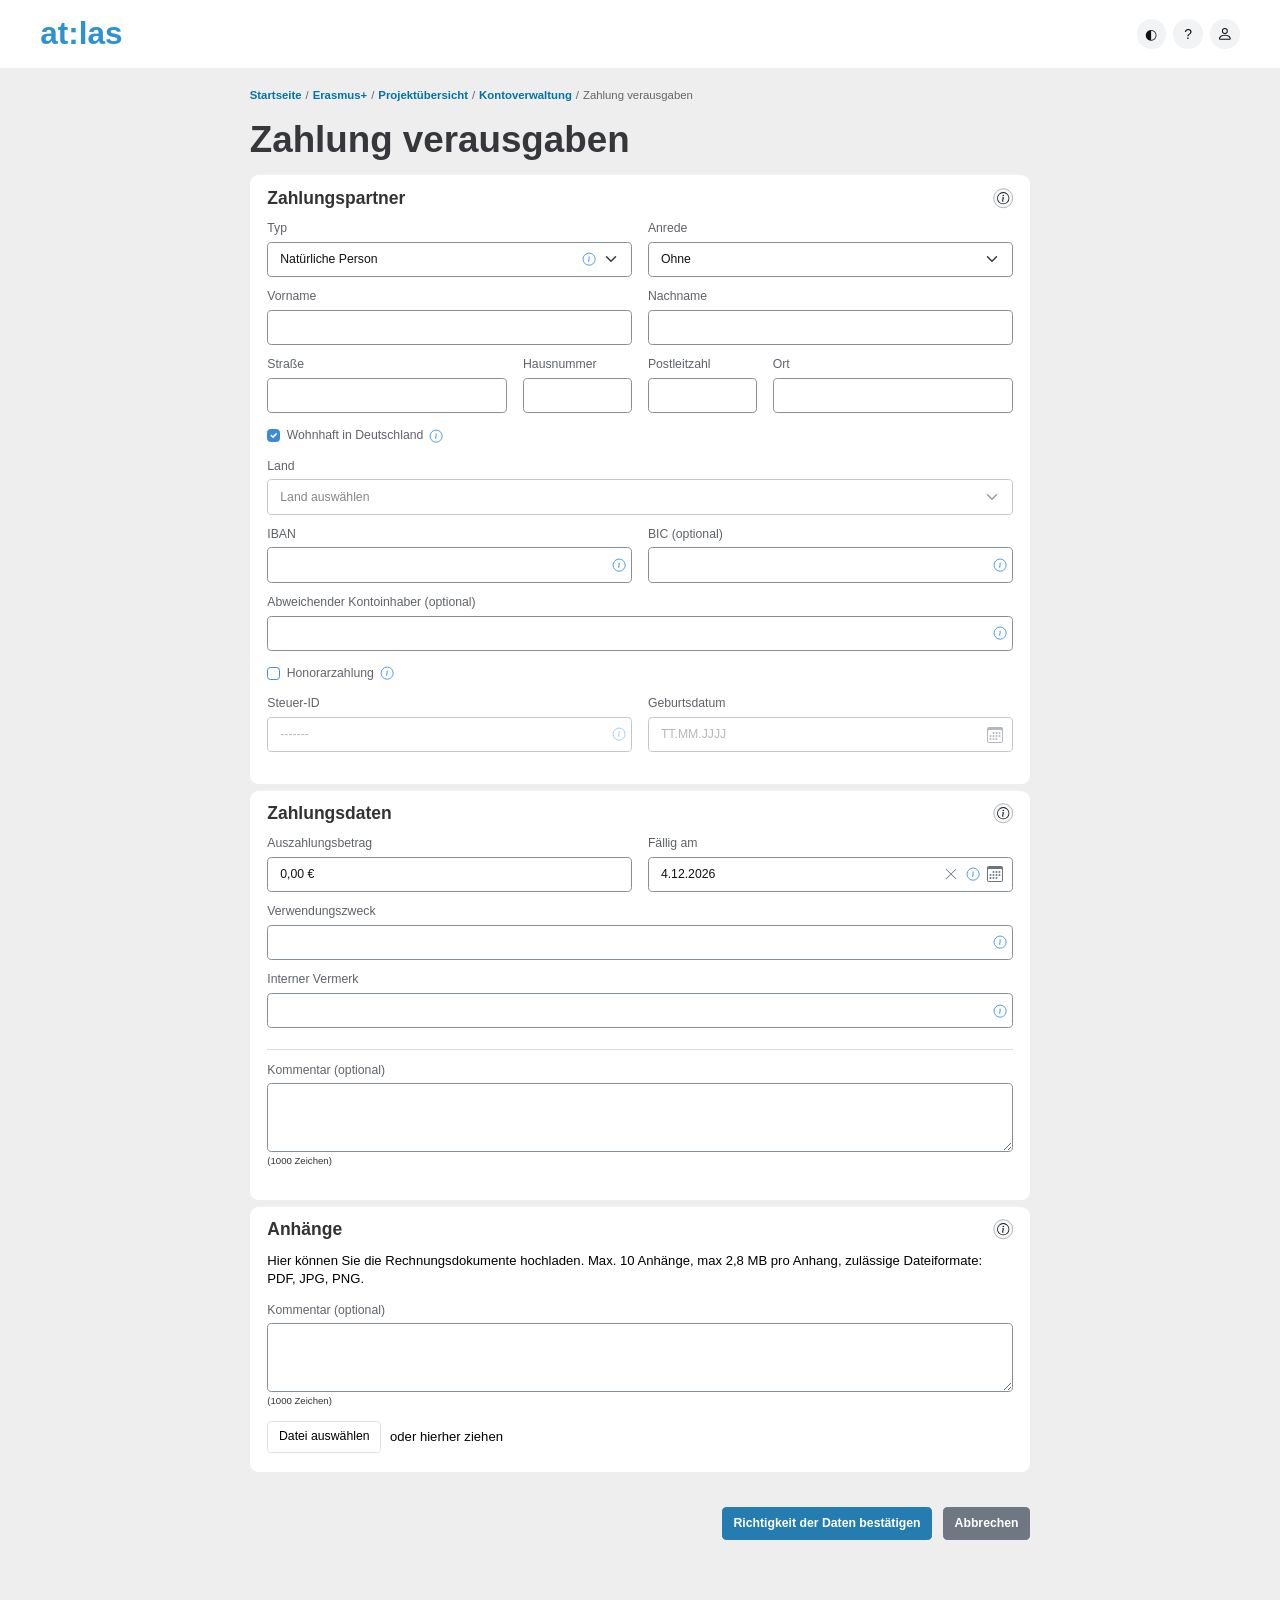
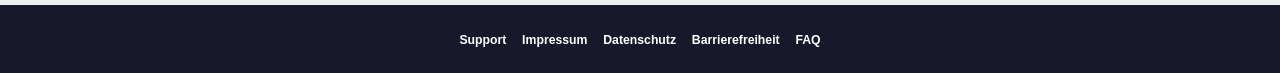
<file: index.html>
<!DOCTYPE html>
<html lang="de">
<head>
    <meta charset="UTF-8">
    <meta name="viewport" content="width=device-width, initial-scale=1.0">
    <title>Hilfesystem - Zahlung verausgaben</title>
    <meta name="theme-color" content="#ffffff">
    <!-- Baseline-Variante für den Usability-/Eye-Tracking-Vergleich (TF2):
         ?variante=baseline setzt die Klasse VOR dem ersten Rendern (kein
         Aufblitzen der Hilfesystem-Icons), style.css blendet darüber alle
         Hilfesystem-Elemente aus, script.js instanziiert HelpSystem dort
         gar nicht erst. Gleiche Dateien, keine Duplikate. -->
    <script>
        if (new URLSearchParams(location.search).get('variante') === 'baseline') {
            document.documentElement.classList.add('baseline');
        }
    </script>
    <!-- Bootstrap 5.3.3 lokal statt CDN: Nutzertest läuft ohne Internet
         (Datei unverändert, SHA-384 = offizieller SRI-Hash). -->
    <link rel="stylesheet" href="vendor/bootstrap.min.css">
    <link rel="stylesheet" href="style.css">
</head>
<body>
    <a class="skip-link" href="#main-content">Zum Hauptinhalt springen</a>
    <div class="app-container">
        <!-- Header -->
        <header class="header navbar">
            <a href="#" class="logo" aria-label="at:las – zur Startseite">at:las</a>
            <div class="header-icons">
                <button class="icon-button" aria-label="Darstellung umschalten">◐</button>
                <button class="icon-button" aria-label="Dokumentation zum Fachverfahren">?</button>
                <button class="icon-button" aria-label="Benutzerkonto">
                    <svg width="16" height="16" viewBox="0 0 16 16" fill="currentColor" aria-hidden="true">
                        <path d="M8 8a3 3 0 1 0 0-6 3 3 0 0 0 0 6m2-3a2 2 0 1 1-4 0 2 2 0 0 1 4 0m4 8c0 1-1 1-1 1H3s-1 0-1-1 1-4 6-4 6 3 6 4m-1-.004c-.001-.246-.154-.986-.832-1.664C11.516 10.68 10.289 10 8 10s-3.516.68-4.168 1.332c-.678.678-.83 1.418-.832 1.664z"/>
                    </svg>
                </button>
            </div>
        </header>

        <div class="main-wrapper">
            <!-- Main Content -->
            <main class="main-content" id="main-content" tabindex="-1">
                <!-- Breadcrumb -->
                <nav class="breadcrumb app-breadcrumb" aria-label="Breadcrumb">
                    <ol>
                        <li><a href="#">Startseite</a></li>
                        <li><a href="#">Erasmus+</a></li>
                        <li><a href="#">Projektübersicht</a></li>
                        <li><a href="#">Kontoverwaltung</a></li>
                        <li aria-current="page">Zahlung verausgaben</li>
                    </ol>
                </nav>

                <h1>Zahlung verausgaben</h1>

                <!-- Section: Zahlungspartner -->
                <section class="form-section" data-section="zahlungspartner" aria-labelledby="zahlungspartner-heading">
                    <div class="section-header">
                        <h2 id="zahlungspartner-heading">Zahlungspartner</h2>
                        <button class="section-help-btn" data-section="zahlungspartner" aria-label="Bereichshilfe Zahlungspartner" aria-expanded="false" aria-controls="help-zahlungspartner">
                            <svg viewBox="-2.3 -2.3 20.6 20.6" aria-hidden="true">
                                <circle class="icon-focus" cx="8" cy="8" r="9.1"/>
                                <circle class="icon-ring" cx="8" cy="8" r="6.885"/>
                                <path class="icon-glyph" transform="matrix(.5535 0 0 .5535 3.572 3.572)" d="M8 15A7 7 0 1 1 8 1a7 7 0 0 1 0 14m0 1A8 8 0 1 0 8 0a8 8 0 0 0 0 16M8.93 6.588l-2.29.287-.082.38.45.083c.294.07.352.176.288.469l-.738 3.468c-.194.897.105 1.319.808 1.319.545 0 1.178-.252 1.465-.598l.088-.416c-.2.176-.492.246-.686.246-.275 0-.375-.193-.304-.533zM9 4.5a1 1 0 1 1-2 0 1 1 0 0 1 2 0"/>
                            </svg>
                        </button>
                    </div>

                    <!-- Bereichshilfe: Zahlungspartner -->
                    <div class="help-card" id="help-zahlungspartner" data-section="zahlungspartner" role="region" aria-labelledby="help-zahlungspartner-title" tabindex="-1" hidden>
                        <div class="help-card-header">
                            <h3 id="help-zahlungspartner-title">Bereichshilfe: Zahlungspartner</h3>
                        </div>

                        <div class="help-subsection">
                            <p>In diesem Abschnitt erfassen Sie den Zahlungspartner, also an wen die Zahlung geht: an einen einzelnen Menschen, zum Beispiel eine Lehrkraft, oder an eine Organisation, zum Beispiel eine Schule oder Firma. Halten Sie dafür folgende Angaben des Zahlungspartners bereit:</p>
                            <ul>
                                <li>die vollständigen Personendaten oder Firmendaten</li>
                                <li>die aktuelle Anschrift</li>
                                <li>die Bankverbindung (IBAN, bei Konten außerhalb Deutschlands zusätzlich BIC)</li>
                                <li>bei einer Honorarzahlung zusätzlich die Steuer-ID und das Geburtsdatum, bei einer juristischen Person die Steuernummer</li>
                            </ul>
                        </div>

                        <div class="help-subsection" data-topic="typ" tabindex="-1">
                            <h4>Typ</h4>
                            <ul>
                                <li>Natürliche Person bedeutet: Die Zahlung geht an einen einzelnen Menschen, zum Beispiel an eine Lehrkraft oder an Schülerinnen und Schüler.</li>
                                <li>Juristische Person bedeutet: Die Zahlung geht an eine Organisation, zum Beispiel an eine Schule, einen Verein oder eine Firma.</li>
                            </ul>
                            <p>Wenn Sie Juristische Person wählen, tragen Sie den Namen der Organisation in das Feld Name (juristische Person) ein. Das Feld Anrede ist dann gesperrt, weil eine Organisation keine Anrede hat. Bei einer Honorarzahlung tragen Sie die Steuernummer statt der Steuer-ID ein.</p>
                        </div>

                        <div class="help-subsection" data-topic="wohnsitz" tabindex="-1">
                            <h4>Wohnhaft in Deutschland</h4>
                            <p>Das Häkchen ist schon gesetzt, weil die meisten Zahlungspartner in Deutschland wohnen. Dann hat die Postleitzahl 5 Ziffern.</p>
                            <p>Wohnt der Zahlungspartner im Ausland, entfernen Sie das Häkchen. Danach können Sie im Feld Land das Land auswählen. Bei einem Konto im Ausland geben Sie zusätzlich die BIC an.</p>
                        </div>

                        <div class="help-subsection" data-topic="iban" tabindex="-1">
                            <h4>IBAN</h4>
                            <p>Die IBAN ist die internationale Kontonummer. Eine deutsche IBAN hat 22 Zeichen: DE und 20 Ziffern. Der Zahlungspartner findet sie zum Beispiel auf der Rechnung oder auf seiner Bankkarte.</p>
                        </div>

                        <div class="help-subsection" data-topic="bic" tabindex="-1">
                            <h4>BIC</h4>
                            <p>Die BIC ist die internationale Bankleitzahl. Bei einem Konto in Deutschland können Sie das Feld leer lassen. Bei einem Konto in einem anderen Land des SEPA-Raums müssen Sie die BIC angeben. Zum SEPA-Raum gehören alle Länder der EU und einige weitere Länder in Europa.</p>
                            <p>Zahlungen in Länder außerhalb des SEPA-Raums sind im Portal nicht möglich. Schicken Sie in diesem Fall die Rechnung an das Landesamt für Schule. Das Landesamt veranlasst dann die Zahlung.</p>
                        </div>

                        <div class="help-subsection" data-topic="konto" tabindex="-1">
                            <h4>Abweichender Kontoinhaber</h4>
                            <p>Meistens gehört das Konto dem Zahlungspartner. Dann lassen Sie das Feld leer. Gehört das Konto jemand anderem, tragen Sie den Kontoinhaber so ein:</p>
                            <ul>
                                <li>bei einem einzelnen Menschen zuerst den Nachnamen, dann ein Komma und alle Vornamen, zum Beispiel: Mustermann, Max Michael. Nachname und Vornamen dürfen jeweils höchstens 35 Zeichen lang sein.</li>
                                <li>bei einer Organisation nur ihren Namen, zum Beispiel: Musterfirma GmbH. Der Name darf höchstens 70 Zeichen lang sein.</li>
                            </ul>
                        </div>

                        <div class="help-subsection" data-topic="honorar" tabindex="-1">
                            <h4>Honorarzahlung</h4>
                            <p>Eine Honorarzahlung ist eine Zahlung für eine ehrenamtliche oder nebenberufliche Tätigkeit. Solche Zahlungen werden dem Finanzamt gemeldet. Deshalb brauchen Sie dafür weitere Angaben:</p>
                            <ul>
                                <li>bei einer natürlichen Person die Steuer-ID und das Geburtsdatum</li>
                                <li>bei einer juristischen Person die Steuernummer</li>
                            </ul>
                            <p>Ohne Häkchen sind diese Felder gesperrt.</p>
                        </div>

                        <div class="help-subsection" data-topic="steuernr" tabindex="-1">
                            <h4>Steuer-ID</h4>
                            <p>Die Steuer-ID ist eine 11-stellige Nummer. Jede in Deutschland gemeldete Person bekommt sie nur einmal im Leben vom Bundeszentralamt für Steuern. Sie ändert sich nicht.</p>
                            <p>Der Zahlungspartner findet sie zum Beispiel auf dem Einkommensteuerbescheid oder der Lohnabrechnung.</p>
                            <p>Verwechseln Sie die Steuer-ID nicht mit der Steuernummer. Die Steuernummer vergibt das Finanzamt, und sie kann sich ändern. Sie brauchen die Steuer-ID nur bei einer Honorarzahlung an eine natürliche Person.</p>
                        </div>

                        <div class="help-subsection" data-topic="steuernummer" tabindex="-1">
                            <h4>Steuernummer</h4>
                            <p>Die Steuernummer vergibt das Finanzamt an die Organisation. Die Organisation findet sie zum Beispiel auf Schreiben des Finanzamts oder auf ihren Rechnungen.</p>
                            <p>Sie brauchen die Steuernummer nur bei einer Honorarzahlung an eine juristische Person.</p>
                        </div>

                        <button class="help-card-close-btn" aria-label="Bereichshilfe schließen">
                            <svg width="16" height="16" viewBox="0 0 16 16" fill="currentColor" aria-hidden="true">
                                <path d="M2.146 2.854a.5.5 0 1 1 .708-.708L8 7.293l5.146-5.147a.5.5 0 0 1 .708.708L8.707 8l5.147 5.146a.5.5 0 0 1-.708.708L8 8.707l-5.146 5.147a.5.5 0 0 1-.708-.708L7.293 8z"/>
                            </svg>
                        </button>
                    </div>

                    <div class="form-row">
                        <div class="form-group">
                            <label for="typ">Typ</label>
                            <div class="input-with-help">
                                <select id="typ" class="form-select">
                                    <option>Natürliche Person</option>
                                    <option>Juristische Person</option>
                                </select>
                                <button class="micro-help-btn" type="button" aria-label="Mikrohilfe Typ" aria-expanded="false" aria-controls="microhelp-typ"><svg viewBox="-4.2 -4.2 24.4 24.4" aria-hidden="true"><circle class="icon-focus" cx="8" cy="8" r="10.49"/><circle class="icon-ring" cx="8" cy="8" r="6.66"/><path class="icon-glyph" transform="matrix(.6175 0 0 .6175 3.06 3.06)" d="m8.93 6.588-2.29.287-.082.38.45.083c.294.07.352.176.288.469l-.738 3.468c-.194.897.105 1.319.808 1.319.545 0 1.178-.252 1.465-.598l.088-.416c-.2.176-.492.246-.686.246-.275 0-.375-.193-.304-.533zM9 4.5a1 1 0 1 1-2 0 1 1 0 0 1 2 0"/></svg></button>
                            </div>
                            <div class="inline-help" id="microhelp-typ" tabindex="-1" hidden>
                                <p>Wählen Sie, ob die Zahlung an einen einzelnen Menschen oder an eine Organisation geht. Eine Organisation, zum Beispiel eine Schule oder Firma, ist eine juristische Person.</p>
                                <p>Weitere Informationen und Hilfen finden Sie in der <button type="button" class="help-link" aria-label="Bereichshilfe Zahlungspartner Typ" data-section="zahlungspartner">Bereichshilfe</button>.</p>
                            </div>
                        </div>
                        <div class="form-group">
                            <label for="anrede">Anrede</label>
                            <select id="anrede" class="form-select">
                                <option>Ohne</option>
                                <option>Frau</option>
                                <option>Herr</option>
                                <option>Divers</option>
                            </select>
                        </div>
                    </div>

                    <div class="form-row">
                        <div class="form-group">
                            <label for="vorname">Vorname</label>
                            <input type="text" id="vorname" class="form-control" autocomplete="off">
                        </div>
                        <!-- Wie im Original: bei Typ Juristische Person ersetzt dieses
                             Feld Vorname und Nachname; es steht an der Stelle des
                             Vornamens, der Platz des Nachnamens bleibt leer
                             (Umschaltung in setupConditionalFields) -->
                        <div class="form-group" hidden>
                            <label for="name-jp">Name (juristische Person)</label>
                            <input type="text" id="name-jp" class="form-control" autocomplete="off">
                        </div>
                        <div class="form-group">
                            <label for="nachname">Nachname</label>
                            <input type="text" id="nachname" class="form-control" autocomplete="off">
                        </div>
                    </div>

                    <div class="form-row address-row">
                        <div class="form-group">
                            <label for="strasse">Straße</label>
                            <input type="text" id="strasse" class="form-control" autocomplete="off">
                        </div>
                        <div class="form-group">
                            <label for="hausnummer">Hausnummer</label>
                            <input type="text" id="hausnummer" class="form-control" autocomplete="off">
                        </div>
                        <div class="form-group">
                            <label for="postleitzahl">Postleitzahl</label>
                            <input type="text" id="postleitzahl" class="form-control" autocomplete="off">
                        </div>
                        <div class="form-group">
                            <label for="ort">Ort</label>
                            <input type="text" id="ort" class="form-control" autocomplete="off">
                        </div>
                    </div>

                    <div class="form-check checkbox-group">
                        <input type="checkbox" id="wohnsitz" class="form-check-input" checked>
                        <label for="wohnsitz" class="form-check-label">Wohnhaft in Deutschland</label>
                        <button class="micro-help-btn" type="button" aria-label="Mikrohilfe Wohnhaft in Deutschland" aria-expanded="false" aria-controls="microhelp-wohnsitz"><svg viewBox="-4.2 -4.2 24.4 24.4" aria-hidden="true"><circle class="icon-focus" cx="8" cy="8" r="10.49"/><circle class="icon-ring" cx="8" cy="8" r="6.66"/><path class="icon-glyph" transform="matrix(.6175 0 0 .6175 3.06 3.06)" d="m8.93 6.588-2.29.287-.082.38.45.083c.294.07.352.176.288.469l-.738 3.468c-.194.897.105 1.319.808 1.319.545 0 1.178-.252 1.465-.598l.088-.416c-.2.176-.492.246-.686.246-.275 0-.375-.193-.304-.533zM9 4.5a1 1 0 1 1-2 0 1 1 0 0 1 2 0"/></svg></button>
                    </div>

                    <div class="inline-help" id="microhelp-wohnsitz" tabindex="-1" hidden>
                        <p>Wenn der Zahlungspartner in Deutschland wohnt, lassen Sie das Häkchen gesetzt. Sonst entfernen Sie es und wählen das Land aus.</p>
                        <p>Weitere Informationen und Hilfen finden Sie in der <button type="button" class="help-link" aria-label="Bereichshilfe Zahlungspartner Wohnhaft in Deutschland" data-section="zahlungspartner">Bereichshilfe</button>.</p>
                    </div>

                    <div class="form-group">
                        <label for="land">Land</label>
                        <select id="land" class="form-select">
                            <option>Land auswählen</option>
                            <option>Frankreich</option>
                            <option>Italien</option>
                            <option>Spanien</option>
                            <option>Österreich</option>
                            <option>Niederlande</option>
                            <option>Polen</option>
                        </select>
                    </div>

                    <div class="form-row">
                        <div class="form-group">
                            <label for="iban">IBAN</label>
                            <div class="input-with-help">
                                <input type="text" id="iban" class="form-control" autocomplete="off">
                                <button class="micro-help-btn" type="button" aria-label="Mikrohilfe IBAN" aria-expanded="false" aria-controls="microhelp-iban"><svg viewBox="-4.2 -4.2 24.4 24.4" aria-hidden="true"><circle class="icon-focus" cx="8" cy="8" r="10.49"/><circle class="icon-ring" cx="8" cy="8" r="6.66"/><path class="icon-glyph" transform="matrix(.6175 0 0 .6175 3.06 3.06)" d="m8.93 6.588-2.29.287-.082.38.45.083c.294.07.352.176.288.469l-.738 3.468c-.194.897.105 1.319.808 1.319.545 0 1.178-.252 1.465-.598l.088-.416c-.2.176-.492.246-.686.246-.275 0-.375-.193-.304-.533zM9 4.5a1 1 0 1 1-2 0 1 1 0 0 1 2 0"/></svg></button>
                            </div>
                            <div class="inline-help" id="microhelp-iban" tabindex="-1" hidden>
                                <p>Tragen Sie die IBAN des Kontos ein, auf das das Geld gehen soll. Eine deutsche IBAN hat 22 Zeichen und beginnt mit DE.</p>
                                <p>Weitere Informationen und Hilfen finden Sie in der <button type="button" class="help-link" aria-label="Bereichshilfe Zahlungspartner IBAN" data-section="zahlungspartner">Bereichshilfe</button>.</p>
                            </div>
                        </div>
                        <div class="form-group">
                            <label for="bic">BIC (optional)</label>
                            <div class="input-with-help">
                                <input type="text" id="bic" class="form-control" autocomplete="off">
                                <button class="micro-help-btn" type="button" aria-label="Mikrohilfe BIC" aria-expanded="false" aria-controls="microhelp-bic"><svg viewBox="-4.2 -4.2 24.4 24.4" aria-hidden="true"><circle class="icon-focus" cx="8" cy="8" r="10.49"/><circle class="icon-ring" cx="8" cy="8" r="6.66"/><path class="icon-glyph" transform="matrix(.6175 0 0 .6175 3.06 3.06)" d="m8.93 6.588-2.29.287-.082.38.45.083c.294.07.352.176.288.469l-.738 3.468c-.194.897.105 1.319.808 1.319.545 0 1.178-.252 1.465-.598l.088-.416c-.2.176-.492.246-.686.246-.275 0-.375-.193-.304-.533zM9 4.5a1 1 0 1 1-2 0 1 1 0 0 1 2 0"/></svg></button>
                            </div>
                            <div class="inline-help" id="microhelp-bic" tabindex="-1" hidden>
                                <p>Bei einem Konto in Deutschland können Sie das Feld leer lassen. Bei einem Konto in einem anderen Land müssen Sie die BIC angeben.</p>
                                <p>Weitere Informationen und Hilfen finden Sie in der <button type="button" class="help-link" aria-label="Bereichshilfe Zahlungspartner BIC" data-section="zahlungspartner">Bereichshilfe</button>.</p>
                            </div>
                        </div>
                    </div>

                    <div class="form-group">
                        <label for="konto">Abweichender Kontoinhaber (optional)</label>
                        <div class="input-with-help">
                            <input type="text" id="konto" class="form-control" maxlength="70" autocomplete="off">
                            <button class="micro-help-btn" type="button" aria-label="Mikrohilfe Abweichender Kontoinhaber" aria-expanded="false" aria-controls="microhelp-konto"><svg viewBox="-4.2 -4.2 24.4 24.4" aria-hidden="true"><circle class="icon-focus" cx="8" cy="8" r="10.49"/><circle class="icon-ring" cx="8" cy="8" r="6.66"/><path class="icon-glyph" transform="matrix(.6175 0 0 .6175 3.06 3.06)" d="m8.93 6.588-2.29.287-.082.38.45.083c.294.07.352.176.288.469l-.738 3.468c-.194.897.105 1.319.808 1.319.545 0 1.178-.252 1.465-.598l.088-.416c-.2.176-.492.246-.686.246-.275 0-.375-.193-.304-.533zM9 4.5a1 1 0 1 1-2 0 1 1 0 0 1 2 0"/></svg></button>
                        </div>
                        <div class="inline-help" id="microhelp-konto" tabindex="-1" hidden>
                            <p>Wenn das Konto dem Zahlungspartner gehört, lassen Sie das Feld leer. Sonst tragen Sie zuerst den Nachnamen ein, dann ein Komma und den Vornamen, zum Beispiel: Mustermann, Max</p>
                            <p>Weitere Informationen und Hilfen finden Sie in der <button type="button" class="help-link" aria-label="Bereichshilfe Zahlungspartner Abweichender Kontoinhaber" data-section="zahlungspartner">Bereichshilfe</button>.</p>
                        </div>
                    </div>

                    <div class="form-check checkbox-group">
                        <input type="checkbox" id="honorar" class="form-check-input">
                        <label for="honorar" class="form-check-label">Honorarzahlung</label>
                        <button class="micro-help-btn" type="button" aria-label="Mikrohilfe Honorarzahlung" aria-expanded="false" aria-controls="microhelp-honorar"><svg viewBox="-4.2 -4.2 24.4 24.4" aria-hidden="true"><circle class="icon-focus" cx="8" cy="8" r="10.49"/><circle class="icon-ring" cx="8" cy="8" r="6.66"/><path class="icon-glyph" transform="matrix(.6175 0 0 .6175 3.06 3.06)" d="m8.93 6.588-2.29.287-.082.38.45.083c.294.07.352.176.288.469l-.738 3.468c-.194.897.105 1.319.808 1.319.545 0 1.178-.252 1.465-.598l.088-.416c-.2.176-.492.246-.686.246-.275 0-.375-.193-.304-.533zM9 4.5a1 1 0 1 1-2 0 1 1 0 0 1 2 0"/></svg></button>
                    </div>

                    <div class="inline-help" id="microhelp-honorar" tabindex="-1" hidden>
                        <p>Setzen Sie das Häkchen, wenn die Zahlung ein Honorar für eine ehrenamtliche oder nebenberufliche Tätigkeit ist. Dann brauchen Sie zusätzliche Steuerangaben.</p>
                        <p>Weitere Informationen und Hilfen finden Sie in der <button type="button" class="help-link" aria-label="Bereichshilfe Zahlungspartner Honorarzahlung" data-section="zahlungspartner">Bereichshilfe</button>.</p>
                    </div>

                    <div class="form-row">
                        <div class="form-group input-help-group">
                            <label for="steuernr">Steuer-ID</label>
                            <div class="input-with-help">
                                <input type="text" id="steuernr" class="form-control" placeholder="-------" autocomplete="off">
                                <button class="micro-help-btn" type="button" aria-label="Mikrohilfe Steuer-ID" aria-expanded="false" aria-controls="microhelp-steuernr"><svg viewBox="-4.2 -4.2 24.4 24.4" aria-hidden="true"><circle class="icon-focus" cx="8" cy="8" r="10.49"/><circle class="icon-ring" cx="8" cy="8" r="6.66"/><path class="icon-glyph" transform="matrix(.6175 0 0 .6175 3.06 3.06)" d="m8.93 6.588-2.29.287-.082.38.45.083c.294.07.352.176.288.469l-.738 3.468c-.194.897.105 1.319.808 1.319.545 0 1.178-.252 1.465-.598l.088-.416c-.2.176-.492.246-.686.246-.275 0-.375-.193-.304-.533zM9 4.5a1 1 0 1 1-2 0 1 1 0 0 1 2 0"/></svg></button>
                            </div>
                            <div class="inline-help" id="microhelp-steuernr" tabindex="-1" hidden>
                                <p>Tragen Sie die 11-stellige Steuer-Identifikationsnummer des Zahlungspartners ein. Sie ist nicht dasselbe wie die Steuernummer.</p>
                                <p>Weitere Informationen und Hilfen finden Sie in der <button type="button" class="help-link" aria-label="Bereichshilfe Zahlungspartner Steuer-ID" data-section="zahlungspartner">Bereichshilfe</button>.</p>
                            </div>
                        </div>
                        <!-- Wie im Original: bei Typ Juristische Person ersetzt die Steuernummer
                             die Steuer-ID (Umschaltung in setupConditionalFields) -->
                        <div class="form-group input-help-group" hidden>
                            <label for="steuernummer">Steuernummer</label>
                            <div class="input-with-help">
                                <input type="text" id="steuernummer" class="form-control" autocomplete="off">
                                <button class="micro-help-btn" type="button" aria-label="Mikrohilfe Steuernummer" aria-expanded="false" aria-controls="microhelp-steuernummer"><svg viewBox="-4.2 -4.2 24.4 24.4" aria-hidden="true"><circle class="icon-focus" cx="8" cy="8" r="10.49"/><circle class="icon-ring" cx="8" cy="8" r="6.66"/><path class="icon-glyph" transform="matrix(.6175 0 0 .6175 3.06 3.06)" d="m8.93 6.588-2.29.287-.082.38.45.083c.294.07.352.176.288.469l-.738 3.468c-.194.897.105 1.319.808 1.319.545 0 1.178-.252 1.465-.598l.088-.416c-.2.176-.492.246-.686.246-.275 0-.375-.193-.304-.533zM9 4.5a1 1 0 1 1-2 0 1 1 0 0 1 2 0"/></svg></button>
                            </div>
                            <div class="inline-help" id="microhelp-steuernummer" tabindex="-1" hidden>
                                <p>Tragen Sie die Steuernummer der Organisation ein. Sie ist nicht dasselbe wie die Steuer-ID.</p>
                                <p>Weitere Informationen und Hilfen finden Sie in der <button type="button" class="help-link" aria-label="Bereichshilfe Zahlungspartner Steuernummer" data-section="zahlungspartner">Bereichshilfe</button>.</p>
                            </div>
                        </div>
                        <div class="form-group">
                            <label for="geburtsdatum">Geburtsdatum</label>
                            <div class="input-with-help input-with-help--date">
                                <input type="text" id="geburtsdatum" class="form-control" placeholder="TT.MM.JJJJ" inputmode="numeric" autocomplete="off">
                                <input type="date" id="geburtsdatum-value" class="native-date-input" tabindex="-1" aria-hidden="true">
                                <div class="field-icon-group">
                                    <button class="field-icon-btn field-clear-btn" type="button" data-clear-target="geburtsdatum-value" aria-label="Datum löschen für Geburtsdatum">
                                        <svg width="14" height="14" viewBox="0 0 16 16" fill="currentColor" aria-hidden="true">
                                            <path d="M2.146 2.854a.5.5 0 1 1 .708-.708L8 7.293l5.146-5.147a.5.5 0 0 1 .708.708L8.707 8l5.147 5.146a.5.5 0 0 1-.708.708L8 8.707l-5.146 5.147a.5.5 0 0 1-.708-.708L7.293 8z"/>
                                        </svg>
                                    </button>
                                    <button class="field-icon-btn field-calendar-btn" type="button" data-picker-target="geburtsdatum-value" aria-label="Kalender öffnen für Geburtsdatum">
                                        <svg width="16" height="16" viewBox="0 0 16 16" fill="currentColor" aria-hidden="true">
                                            <path d="M14 0H2a2 2 0 0 0-2 2v12a2 2 0 0 0 2 2h12a2 2 0 0 0 2-2V2a2 2 0 0 0-2-2M1 3.857C1 3.384 1.448 3 2 3h12c.552 0 1 .384 1 .857v10.286c0 .473-.448.857-1 .857H2c-.552 0-1-.384-1-.857z"/>
                                            <path d="M6.5 7a1 1 0 1 0 0-2 1 1 0 0 0 0 2m3 0a1 1 0 1 0 0-2 1 1 0 0 0 0 2m3 0a1 1 0 1 0 0-2 1 1 0 0 0 0 2m-9 3a1 1 0 1 0 0-2 1 1 0 0 0 0 2m3 0a1 1 0 1 0 0-2 1 1 0 0 0 0 2m3 0a1 1 0 1 0 0-2 1 1 0 0 0 0 2m3 0a1 1 0 1 0 0-2 1 1 0 0 0 0 2m-9 3a1 1 0 1 0 0-2 1 1 0 0 0 0 2m3 0a1 1 0 1 0 0-2 1 1 0 0 0 0 2m3 0a1 1 0 1 0 0-2 1 1 0 0 0 0 2"/>
                                        </svg>
                                    </button>
                                </div>
                            </div>
                        </div>
                    </div>

                </section>

                <!-- Section: Zahlungsdaten -->
                <section class="form-section" data-section="zahlungsdaten" aria-labelledby="zahlungsdaten-heading">
                    <div class="section-header">
                        <h2 id="zahlungsdaten-heading">Zahlungsdaten</h2>
                        <button class="section-help-btn" data-section="zahlungsdaten" aria-label="Bereichshilfe Zahlungsdaten" aria-expanded="false" aria-controls="help-zahlungsdaten">
                            <svg viewBox="-2.3 -2.3 20.6 20.6" aria-hidden="true">
                                <circle class="icon-focus" cx="8" cy="8" r="9.1"/>
                                <circle class="icon-ring" cx="8" cy="8" r="6.885"/>
                                <path class="icon-glyph" transform="matrix(.5535 0 0 .5535 3.572 3.572)" d="M8 15A7 7 0 1 1 8 1a7 7 0 0 1 0 14m0 1A8 8 0 1 0 8 0a8 8 0 0 0 0 16M8.93 6.588l-2.29.287-.082.38.45.083c.294.07.352.176.288.469l-.738 3.468c-.194.897.105 1.319.808 1.319.545 0 1.178-.252 1.465-.598l.088-.416c-.2.176-.492.246-.686.246-.275 0-.375-.193-.304-.533zM9 4.5a1 1 0 1 1-2 0 1 1 0 0 1 2 0"/>
                            </svg>
                        </button>
                    </div>

                    <!-- Bereichshilfe: Zahlungsdaten -->
                    <div class="help-card" id="help-zahlungsdaten" data-section="zahlungsdaten" role="region" aria-labelledby="help-zahlungsdaten-title" tabindex="-1" hidden>
                        <div class="help-card-header">
                            <h3 id="help-zahlungsdaten-title">Bereichshilfe: Zahlungsdaten</h3>
                        </div>

                        <div class="help-subsection">
                            <p>In diesem Abschnitt erfassen Sie die Angaben zur Zahlung: Betrag, Fälligkeit und Verwendungszweck. Halten Sie dafür die Rechnung oder Zahlungsaufforderung bereit. Dort finden Sie diese Angaben. Ein interner Vermerk ist eine Notiz, die nicht an den Zahlungspartner übermittelt wird. Er ist freiwillig.</p>
                        </div>

                        <div class="help-subsection" data-topic="faellig" tabindex="-1">
                            <h4>Fällig am</h4>
                            <p>Das Fälligkeitsdatum ist der Tag, bis zu dem die Rechnung bezahlt sein muss. Es steht meist auf der Rechnung oder der Zahlungsaufforderung, zum Beispiel als zahlbar bis. Der heutige Tag ist schon eingetragen. Für das Datum gilt:</p>
                            <ul>
                                <li>nicht vor dem heutigen Tag</li>
                                <li>höchstens 6 Monate nach dem heutigen Tag</li>
                                <li>im laufenden Haushaltsjahr, also spätestens am 31. Dezember dieses Jahres</li>
                            </ul>
                            <p>Das Geld kommt etwa 5 Werktage nach der Übermittlung an die Staatsoberkasse beim Zahlungspartner an. Planen Sie diese Zeit ein.</p>
                        </div>

                        <div class="help-subsection" data-topic="verwendung" tabindex="-1">
                            <h4>Verwendungszweck</h4>
                            <p>Der Verwendungszweck steht auf dem Kontoauszug des Zahlungspartners. Daran erkennt er, wofür das Geld ist. Tragen Sie immer die Rechnungsnummer ein.</p>
                            <p>Hat jemand die Rechnung bereits selbst bezahlt, ist das eine Vorabauslage. Nennen Sie dann zusätzlich den ursprünglichen Zahlungsempfänger, zum Beispiel: Vorabauslage für Muster GmbH Rnr. 12345</p>
                            <p>Sie können höchstens 113 Zeichen eingeben. Leerzeichen zählen mit. Erlaubt sind nur diese Zeichen:</p>
                            <ul>
                                <li>Buchstaben von A bis Z, groß und klein, ohne Umlaute und ohne ß</li>
                                <li>Ziffern von 0 bis 9</li>
                                <li>Leerzeichen</li>
                                <li>Schrägstrich, Fragezeichen, Doppelpunkt, runde Klammern, Punkt, Komma, Apostroph, Pluszeichen und Bindestrich</li>
                            </ul>
                            <p>Schreiben Sie Umlaute aus, zum Beispiel ae statt ä und ss statt ß. Mit anderen Zeichen kann die Zahlung nicht übermittelt werden.</p>
                        </div>

                        <div class="help-subsection" data-topic="vermerkt" tabindex="-1">
                            <h4>Interner Vermerk</h4>
                            <p>Der interne Vermerk ist freiwillig. Er wird nicht an die Staatsoberkasse und nicht an den Zahlungspartner übermittelt. Sie können ihn zum Beispiel für Kommentare, für die Belegnummer oder zur Kennzeichnung der einzelnen Mobilitäten nutzen. Eine Mobilität ist ein geförderter Aufenthalt im Ausland, zum Beispiel ein Schüleraustausch oder eine Fortbildung.</p>
                        </div>

                        <button class="help-card-close-btn" aria-label="Bereichshilfe schließen">
                            <svg width="16" height="16" viewBox="0 0 16 16" fill="currentColor" aria-hidden="true">
                                <path d="M2.146 2.854a.5.5 0 1 1 .708-.708L8 7.293l5.146-5.147a.5.5 0 0 1 .708.708L8.707 8l5.147 5.146a.5.5 0 0 1-.708.708L8 8.707l-5.146 5.147a.5.5 0 0 1-.708-.708L7.293 8z"/>
                            </svg>
                        </button>
                    </div>

                    <div class="form-row">
                        <div class="form-group">
                            <label for="betrag">Auszahlungsbetrag</label>
                            <input type="text" id="betrag" class="form-control" value="0,00 €" autocomplete="off">
                        </div>
                        <div class="form-group">
                            <label for="faellig">Fällig am</label>
                            <div class="input-with-help input-with-help--date">
                                <input type="text" id="faellig" class="form-control" placeholder="TT.MM.JJJJ" inputmode="numeric" autocomplete="off">
                                <input type="date" id="faellig-value" class="native-date-input" max="2099-12-31" tabindex="-1" aria-hidden="true">
                                <div class="field-icon-group">
                                    <button class="field-icon-btn field-clear-btn" type="button" data-clear-target="faellig-value" aria-label="Datum löschen für Fällig am">
                                        <svg width="14" height="14" viewBox="0 0 16 16" fill="currentColor" aria-hidden="true">
                                            <path d="M2.146 2.854a.5.5 0 1 1 .708-.708L8 7.293l5.146-5.147a.5.5 0 0 1 .708.708L8.707 8l5.147 5.146a.5.5 0 0 1-.708.708L8 8.707l-5.146 5.147a.5.5 0 0 1-.708-.708L7.293 8z"/>
                                        </svg>
                                    </button>
                                    <button class="micro-help-btn" type="button" aria-label="Mikrohilfe Fällig am" aria-expanded="false" aria-controls="microhelp-faellig"><svg viewBox="-4.2 -4.2 24.4 24.4" aria-hidden="true"><circle class="icon-focus" cx="8" cy="8" r="10.49"/><circle class="icon-ring" cx="8" cy="8" r="6.66"/><path class="icon-glyph" transform="matrix(.6175 0 0 .6175 3.06 3.06)" d="m8.93 6.588-2.29.287-.082.38.45.083c.294.07.352.176.288.469l-.738 3.468c-.194.897.105 1.319.808 1.319.545 0 1.178-.252 1.465-.598l.088-.416c-.2.176-.492.246-.686.246-.275 0-.375-.193-.304-.533zM9 4.5a1 1 0 1 1-2 0 1 1 0 0 1 2 0"/></svg></button>
                                    <button class="field-icon-btn field-calendar-btn" type="button" data-picker-target="faellig-value" aria-label="Kalender öffnen für Fällig am">
                                        <svg width="16" height="16" viewBox="0 0 16 16" fill="currentColor" aria-hidden="true">
                                            <path d="M14 0H2a2 2 0 0 0-2 2v12a2 2 0 0 0 2 2h12a2 2 0 0 0 2-2V2a2 2 0 0 0-2-2M1 3.857C1 3.384 1.448 3 2 3h12c.552 0 1 .384 1 .857v10.286c0 .473-.448.857-1 .857H2c-.552 0-1-.384-1-.857z"/>
                                            <path d="M6.5 7a1 1 0 1 0 0-2 1 1 0 0 0 0 2m3 0a1 1 0 1 0 0-2 1 1 0 0 0 0 2m3 0a1 1 0 1 0 0-2 1 1 0 0 0 0 2m-9 3a1 1 0 1 0 0-2 1 1 0 0 0 0 2m3 0a1 1 0 1 0 0-2 1 1 0 0 0 0 2m3 0a1 1 0 1 0 0-2 1 1 0 0 0 0 2m3 0a1 1 0 1 0 0-2 1 1 0 0 0 0 2m-9 3a1 1 0 1 0 0-2 1 1 0 0 0 0 2m3 0a1 1 0 1 0 0-2 1 1 0 0 0 0 2m3 0a1 1 0 1 0 0-2 1 1 0 0 0 0 2"/>
                                        </svg>
                                    </button>
                                </div>
                            </div>
                            <div class="inline-help" id="microhelp-faellig" tabindex="-1" hidden>
                                <p>Tragen Sie das Fälligkeitsdatum aus der Rechnung ein. Das ist der Tag, bis zu dem die Rechnung bezahlt sein muss. Das Datum darf nicht in der Vergangenheit und höchstens 6 Monate in der Zukunft liegen.</p>
                                <p>Weitere Informationen und Hilfen finden Sie in der <button type="button" class="help-link" aria-label="Bereichshilfe Zahlungsdaten Fällig am" data-section="zahlungsdaten">Bereichshilfe</button>.</p>
                            </div>
                        </div>
                    </div>

                    <div class="form-group">
                        <label for="verwendung">Verwendungszweck</label>
                        <div class="input-with-help">
                            <input type="text" id="verwendung" class="form-control" maxlength="113" autocomplete="off">
                            <button class="micro-help-btn" type="button" aria-label="Mikrohilfe Verwendungszweck" aria-expanded="false" aria-controls="microhelp-verwendung"><svg viewBox="-4.2 -4.2 24.4 24.4" aria-hidden="true"><circle class="icon-focus" cx="8" cy="8" r="10.49"/><circle class="icon-ring" cx="8" cy="8" r="6.66"/><path class="icon-glyph" transform="matrix(.6175 0 0 .6175 3.06 3.06)" d="m8.93 6.588-2.29.287-.082.38.45.083c.294.07.352.176.288.469l-.738 3.468c-.194.897.105 1.319.808 1.319.545 0 1.178-.252 1.465-.598l.088-.416c-.2.176-.492.246-.686.246-.275 0-.375-.193-.304-.533zM9 4.5a1 1 0 1 1-2 0 1 1 0 0 1 2 0"/></svg></button>
                        </div>
                        <div class="inline-help" id="microhelp-verwendung" tabindex="-1" hidden>
                            <p>Tragen Sie die Rechnungsnummer ein, damit der Zahlungspartner die Zahlung erkennt. Höchstens 113 Zeichen, ohne Umlaute (ä, ö, ü) und ohne ß.</p>
                            <p>Weitere Informationen und Hilfen finden Sie in der <button type="button" class="help-link" aria-label="Bereichshilfe Zahlungsdaten Verwendungszweck" data-section="zahlungsdaten">Bereichshilfe</button>.</p>
                        </div>
                    </div>

                    <div class="form-group">
                        <label for="vermerkt">Interner Vermerk</label>
                        <div class="input-with-help">
                            <input type="text" id="vermerkt" class="form-control" autocomplete="off">
                            <button class="micro-help-btn" type="button" aria-label="Mikrohilfe Interner Vermerk" aria-expanded="false" aria-controls="microhelp-vermerkt"><svg viewBox="-4.2 -4.2 24.4 24.4" aria-hidden="true"><circle class="icon-focus" cx="8" cy="8" r="10.49"/><circle class="icon-ring" cx="8" cy="8" r="6.66"/><path class="icon-glyph" transform="matrix(.6175 0 0 .6175 3.06 3.06)" d="m8.93 6.588-2.29.287-.082.38.45.083c.294.07.352.176.288.469l-.738 3.468c-.194.897.105 1.319.808 1.319.545 0 1.178-.252 1.465-.598l.088-.416c-.2.176-.492.246-.686.246-.275 0-.375-.193-.304-.533zM9 4.5a1 1 0 1 1-2 0 1 1 0 0 1 2 0"/></svg></button>
                        </div>
                        <div class="inline-help" id="microhelp-vermerkt" tabindex="-1" hidden>
                            <p>Hier können Sie eine interne Notiz eintragen, zum Beispiel die Belegnummer. Sie wird nicht an den Zahlungspartner übermittelt.</p>
                            <p>Weitere Informationen und Hilfen finden Sie in der <button type="button" class="help-link" aria-label="Bereichshilfe Zahlungsdaten Interner Vermerk" data-section="zahlungsdaten">Bereichshilfe</button>.</p>
                        </div>
                    </div>

                    <hr class="section-divider">

                    <div class="form-group">
                        <label for="kommentar">Kommentar (optional)<span class="visually-hidden"> zu den Zahlungsdaten</span></label>
                        <textarea id="kommentar" class="form-control large-textarea" rows="3" autocomplete="off"></textarea>
                        <small class="char-counter">(1000 Zeichen)</small>
                    </div>

                </section>

                <!-- Section: Anhänge -->
                <section class="form-section" data-section="anhaenge" aria-labelledby="anhaenge-heading">
                    <div class="section-header">
                        <h2 id="anhaenge-heading">Anhänge</h2>
                        <button class="section-help-btn" data-section="anhaenge" aria-label="Bereichshilfe Anhänge" aria-expanded="false" aria-controls="help-anhaenge">
                            <svg viewBox="-2.3 -2.3 20.6 20.6" aria-hidden="true">
                                <circle class="icon-focus" cx="8" cy="8" r="9.1"/>
                                <circle class="icon-ring" cx="8" cy="8" r="6.885"/>
                                <path class="icon-glyph" transform="matrix(.5535 0 0 .5535 3.572 3.572)" d="M8 15A7 7 0 1 1 8 1a7 7 0 0 1 0 14m0 1A8 8 0 1 0 8 0a8 8 0 0 0 0 16M8.93 6.588l-2.29.287-.082.38.45.083c.294.07.352.176.288.469l-.738 3.468c-.194.897.105 1.319.808 1.319.545 0 1.178-.252 1.465-.598l.088-.416c-.2.176-.492.246-.686.246-.275 0-.375-.193-.304-.533zM9 4.5a1 1 0 1 1-2 0 1 1 0 0 1 2 0"/>
                            </svg>
                        </button>
                    </div>

                    <!-- Bereichshilfe: Anhänge -->
                    <div class="help-card" id="help-anhaenge" data-section="anhaenge" role="region" aria-labelledby="help-anhaenge-title" tabindex="-1" hidden>
                        <div class="help-card-header">
                            <h3 id="help-anhaenge-title">Bereichshilfe: Anhänge</h3>
                        </div>

                        <div class="help-subsection">
                            <p>In diesem Abschnitt laden Sie die Belege zur Zahlung hoch, zum Beispiel die Rechnung oder Zahlungsaufforderung. Halten Sie die Dokumente digital bereit. Dabei gilt:</p>
                            <ul>
                                <li>zulässige Formate: PDF, JPG oder PNG</li>
                                <li>höchstens 10 Anhänge</li>
                                <li>höchstens 2,8 MB pro Anhang</li>
                            </ul>
                            <p>Ein Kommentar zu den Anhängen ist freiwillig.</p>
                        </div>

                        <button class="help-card-close-btn" aria-label="Bereichshilfe schließen">
                            <svg width="16" height="16" viewBox="0 0 16 16" fill="currentColor" aria-hidden="true">
                                <path d="M2.146 2.854a.5.5 0 1 1 .708-.708L8 7.293l5.146-5.147a.5.5 0 0 1 .708.708L8.707 8l5.147 5.146a.5.5 0 0 1-.708.708L8 8.707l-5.146 5.147a.5.5 0 0 1-.708-.708L7.293 8z"/>
                            </svg>
                        </button>
                    </div>

                    <p class="section-note">
                        Hier können Sie die Rechnungsdokumente hochladen. Max. 10 Anhänge, max 2,8 MB pro Anhang, zulässige Dateiformate: PDF, JPG, PNG.
                    </p>

                    <div class="form-group">
                        <label for="kommentar-anhang">Kommentar (optional)<span class="visually-hidden"> zu den Anhängen</span></label>
                        <textarea id="kommentar-anhang" class="form-control large-textarea" rows="3" autocomplete="off"></textarea>
                        <small class="char-counter">(1000 Zeichen)</small>
                    </div>

                    <div class="button-group">
                        <button class="btn btn-outline-secondary">Datei auswählen</button>
                        <span class="drop-hint">oder hierher ziehen</span>
                    </div>

                </section>

                <!-- Form Actions -->
                <div class="form-actions">
                    <button class="btn btn-primary">Richtigkeit der Daten bestätigen</button>
                    <button class="btn btn-secondary">Abbrechen</button>
                </div>
            </main>
        </div>

        <!-- Footer -->
        <footer class="footer">
            <ul>
                <li><a href="#">Support</a></li>
                <li><a href="#">Impressum</a></li>
                <li><a href="#">Datenschutz</a></li>
                <li><a href="#">Barrierefreiheit</a></li>
                <li><a href="#">FAQ</a></li>
            </ul>
        </footer>
    </div>

    <script src="script.js"></script>
    <!-- Aufzeichnung für den Nutzertest: nur aktiv, wenn über testleitung.html geöffnet -->
    <script src="testlauf.js"></script>
</body>
</html>
</file>
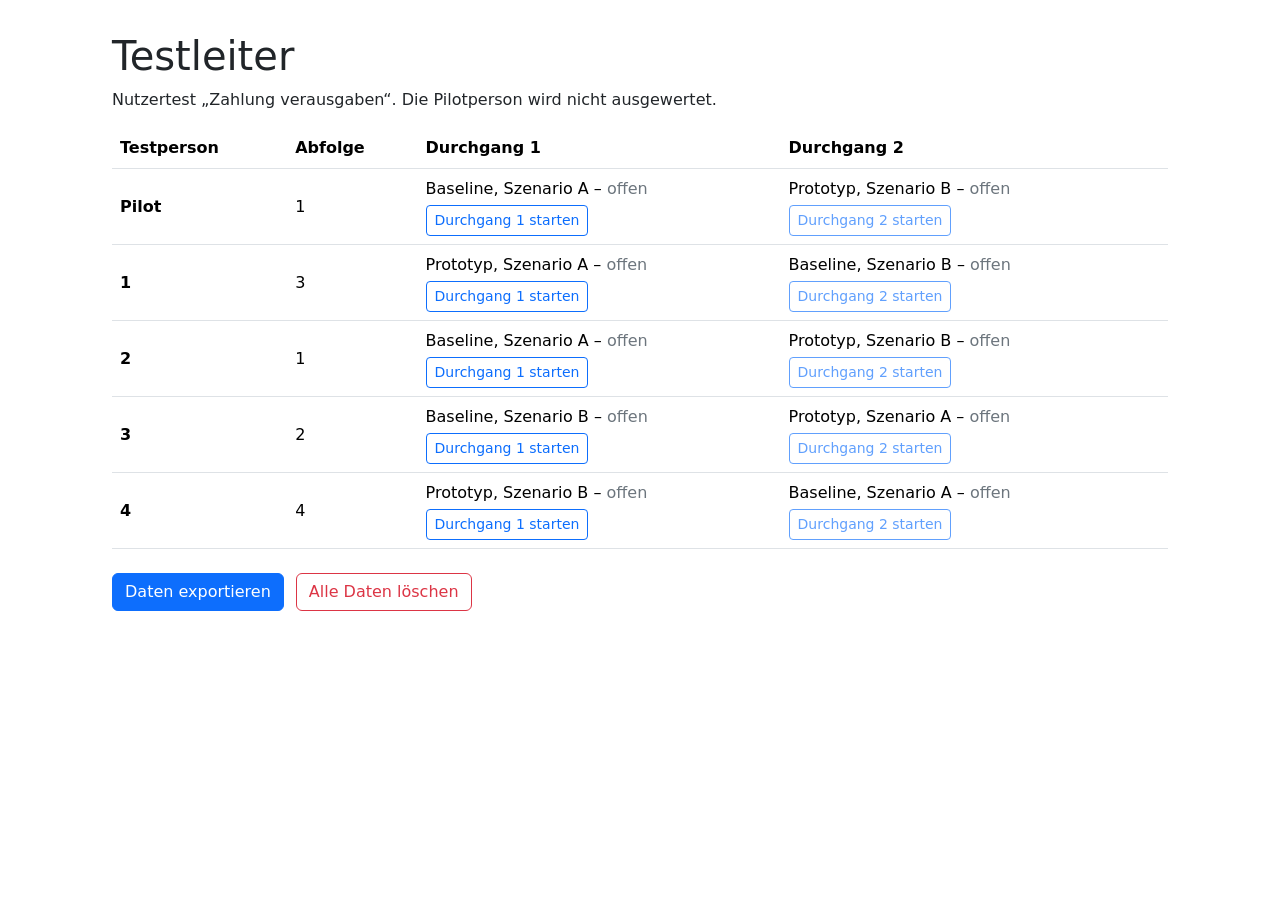
<file: testleitung.html>
<!DOCTYPE html>
<html lang="de">
<head>
    <meta charset="UTF-8">
    <meta name="viewport" content="width=device-width, initial-scale=1.0">
    <title>Testleiter</title>
    <!-- Startseite für den Nutzertest der Bachelorarbeit. Wird vom Formular
         nicht verlinkt. Enthält den ausgelosten Ausbalancierungsplan, startet
         die Durchgänge mit den richtigen Parametern und exportiert die von
         testlauf.js im Browser gespeicherten Daten. -->
    <link rel="stylesheet" href="vendor/bootstrap.min.css">
    <style>
        body { padding: 2rem; max-width: 70rem; margin: 0 auto; }
        td, th { vertical-align: middle; }
        .erledigt { color: #146c43; font-weight: 600; }
        .offen { color: #6c757d; }
        dialog { border: 1px solid #868e96; border-radius: .5rem; padding: 1.5rem; max-width: 32rem; }
        dialog::backdrop { background: rgb(0 0 0 / .4); }
        .aktionen { display: flex; gap: .75rem; flex-wrap: wrap; margin-top: 1.5rem; }
    </style>
</head>
<body>
    <h1>Testleiter</h1>
    <p>Nutzertest „Zahlung verausgaben“. Die Pilotperson wird nicht ausgewertet.</p>

    <table class="table">
        <thead>
            <tr>
                <th scope="col">Testperson</th>
                <th scope="col">Abfolge</th>
                <th scope="col">Durchgang 1</th>
                <th scope="col">Durchgang 2</th>
                <th scope="col"><span class="visually-hidden">Zurücksetzen</span></th>
            </tr>
        </thead>
        <tbody id="plan"></tbody>
    </table>

    <div class="aktionen">
        <button type="button" class="btn btn-primary" id="exportieren">Daten exportieren</button>
        <button type="button" class="btn btn-outline-danger" id="alles-loeschen">Alle Daten löschen</button>
    </div>
    <p id="meldung" role="status" class="mt-3"></p>

    <dialog id="start-dialog" aria-labelledby="start-titel">
        <h2 id="start-titel" class="h4"></h2>
        <ul id="start-liste"></ul>
        <div class="aktionen">
            <button type="button" class="btn btn-primary" id="start-oeffnen">Formular öffnen</button>
            <button type="button" class="btn btn-secondary" id="start-abbrechen">Abbrechen</button>
        </div>
    </dialog>

    <script>
        const SPEICHER_SCHLUESSEL = 'nutzertest-daten';

        // Abfolgen: [Variante, Szenario] für Durchgang 1 und 2.
        const ABFOLGEN = {
            1: [['Baseline', 'A'], ['Prototyp', 'B']],
            2: [['Baseline', 'B'], ['Prototyp', 'A']],
            3: [['Prototyp', 'A'], ['Baseline', 'B']],
            4: [['Prototyp', 'B'], ['Baseline', 'A']],
        };

        // Ausbalancierungsplan, per Los in zwei Blöcken gezogen (05.11.2026):
        // Block 1 → 3, 1, 2, 4 · Block 2 → 2, 1, 4, 3. Pilot fest Abfolge 1.
        // Seit 09.11.2026 nur vier Testpersonen: Es gilt allein Block 1,
        // jede Abfolge kommt genau einmal vor.
        const PLAN = [
            ['Pilot', 1],
            ['1', 3], ['2', 1], ['3', 2], ['4', 4],
        ];

        const ladeDaten = () => JSON.parse(localStorage.getItem(SPEICHER_SCHLUESSEL) || '[]');
        const speichereDaten = daten => localStorage.setItem(SPEICHER_SCHLUESSEL, JSON.stringify(daten));
        const erledigt = (daten, tp, durchgang) =>
            daten.some(d => d.tp === tp && d.durchgang === String(durchgang));
        const melden = text => { document.getElementById('meldung').textContent = text; };

        function zeichnePlan() {
            const daten = ladeDaten();
            const tbody = document.getElementById('plan');
            tbody.innerHTML = '';

            for (const [tp, abfolge] of PLAN) {
                const zeile = tbody.insertRow();
                const kopf = document.createElement('th');
                kopf.scope = 'row';
                kopf.textContent = tp;
                zeile.append(kopf);
                zeile.insertCell().textContent = abfolge;

                ABFOLGEN[abfolge].forEach(([variante, szenario], i) => {
                    const durchgang = i + 1;
                    const fertig = erledigt(daten, tp, durchgang);
                    const vorherFertig = durchgang === 1 || erledigt(daten, tp, 1);
                    const zelle = zeile.insertCell();

                    const text = document.createElement('div');
                    text.textContent = `${variante}, Szenario ${szenario} – `;
                    const status = document.createElement('span');
                    status.className = fertig ? 'erledigt' : 'offen';
                    status.textContent = fertig ? 'erledigt' : 'offen';
                    text.append(status);
                    zelle.append(text);

                    if (!fertig) {
                        const knopf = document.createElement('button');
                        knopf.type = 'button';
                        knopf.className = 'btn btn-sm btn-outline-primary mt-1';
                        knopf.textContent = `Durchgang ${durchgang} starten`;
                        knopf.setAttribute('aria-label', `Testperson ${tp}, Durchgang ${durchgang} starten`);
                        knopf.disabled = !vorherFertig;
                        knopf.addEventListener('click', () => starteDialog(tp, durchgang, variante, szenario));
                        zelle.append(knopf);
                    }
                });

                const zuruecksetzen = zeile.insertCell();
                if (daten.some(d => d.tp === tp)) {
                    const knopf = document.createElement('button');
                    knopf.type = 'button';
                    knopf.className = 'btn btn-sm btn-outline-danger';
                    knopf.textContent = 'Zurücksetzen';
                    knopf.setAttribute('aria-label', `Testperson ${tp} zurücksetzen`);
                    knopf.addEventListener('click', () => {
                        if (confirm(`Alle Daten von Testperson ${tp} löschen? Die Nummer ist danach wieder frei.`)) {
                            speichereDaten(ladeDaten().filter(d => d.tp !== tp));
                            zeichnePlan();
                            melden(`Testperson ${tp} wurde zurückgesetzt.`);
                        }
                    });
                    zuruecksetzen.append(knopf);
                }
            }
        }

        let startZiel = null;
        const dialog = document.getElementById('start-dialog');

        function starteDialog(tp, durchgang, variante, szenario) {
            startZiel = { tp, durchgang, variante, szenario };
            document.getElementById('start-titel').textContent =
                `Testperson ${tp}, Durchgang ${durchgang}: ${variante}, Szenario ${szenario}`;
            const liste = document.getElementById('start-liste');
            liste.innerHTML = '';
            for (const punkt of [
                `Unterlagen Szenario ${szenario} bereitlegen.`,
                'Formular öffnet sich in einem neuen Tab. Dort F11 drücken (Vollbild).',
                'Nach der Dankesmeldung: F11, dann Tab mit Strg+W schließen.',
                // Bogen 1 nach der Baseline, Bogen 2 nach dem Prototyp –
                // hängt von der Fassung ab, nicht vom Durchgang.
                `Danach den Fragebogen „Bogen ${variante === 'Baseline' ? 1 : 2}“ geben.`,
            ]) {
                const li = document.createElement('li');
                li.textContent = punkt;
                liste.append(li);
            }
            dialog.showModal();
        }

        document.getElementById('start-oeffnen').addEventListener('click', () => {
            const { tp, durchgang, variante, szenario } = startZiel;
            const params = new URLSearchParams({ tp, durchgang, szenario });
            if (variante === 'Baseline') {
                params.set('variante', 'baseline');
            }
            window.open(`index.html?${params}`, '_blank');
            dialog.close();
        });
        document.getElementById('start-abbrechen').addEventListener('click', () => dialog.close());

        // Excel-taugliche Zelle: Semikolon-CSV, Anführungszeichen verdoppelt.
        // Rein numerische Werte (z. B. Steuer-ID 47036892816) und Werte, die
        // mit = + - @ beginnen, werden als ="…" geschrieben – sonst zeigt
        // Excel lange Zahlen gerundet/wissenschaftlich an oder wertet den
        // Inhalt als Formel aus.
        function zelle(wert) {
            let text = String(wert ?? '');
            const numerisch = /^[\d\s.,]+$/.test(text) && /\d/.test(text);
            const formelartig = /^[=+\-@]/.test(text);
            if ((numerisch || formelartig) && text.length < 250) {
                text = `="${text.replace(/"/g, '""')}"`;
            } else if (formelartig) {
                text = ` ${text}`;
            }
            return `"${text.replace(/"/g, '""')}"`;
        }

        document.getElementById('exportieren').addEventListener('click', () => {
            const daten = ladeDaten();
            if (daten.length === 0) {
                melden('Es sind noch keine Daten gespeichert.');
                return;
            }
            const reihenfolge = PLAN.map(([tp]) => tp);
            daten.sort((a, b) =>
                reihenfolge.indexOf(a.tp) - reihenfolge.indexOf(b.tp) || a.durchgang.localeCompare(b.durchgang));

            const abfolgeVon = Object.fromEntries(PLAN);
            const kopf = ['Testperson', 'Abfolge', 'Durchgang', 'Szenario', 'Variante',
                ...daten[0].felder.map(([name]) => name),
                ...daten[0].hilfe.map(([name]) => `Hilfe sichtbar: ${name}`)];
            const zeilen = daten.map(d => [
                d.tp, abfolgeVon[d.tp], d.durchgang, d.szenario, d.variante,
                ...d.felder.map(([, wert]) => wert),
                ...d.hilfe.map(([, wert]) => wert),
            ]);

            // Kennungsspalten (Testperson bis Variante) bleiben unverändert,
            // nur Feldwerte laufen durch zelle() mit Excel-Schutz. \uFEFF
            // (BOM) sorgt dafür, dass Excel die Umlaute als UTF-8 liest.
            const roh = wert => `"${String(wert).replace(/"/g, '""')}"`;
            const csv = '\uFEFF' + [kopf.map(roh).join(';'),
                ...zeilen.map(z => z.map((wert, i) => (i < 5 ? roh(wert) : zelle(wert))).join(';'))].join('\r\n');
            const datum = new Date().toISOString().slice(0, 10);
            const link = document.createElement('a');
            link.href = URL.createObjectURL(new Blob([csv], { type: 'text/csv;charset=utf-8' }));
            link.download = `nutzertest-daten-${datum}.csv`;
            link.click();
            setTimeout(() => URL.revokeObjectURL(link.href), 1000);
            melden(`${daten.length} Durchgänge exportiert.`);
        });

        document.getElementById('alles-loeschen').addEventListener('click', () => {
            if (confirm('Wirklich ALLE gespeicherten Daten löschen?')
                && confirm('Sicher? Vorher exportieren! Das lässt sich nicht rückgängig machen.')) {
                localStorage.removeItem(SPEICHER_SCHLUESSEL);
                zeichnePlan();
                melden('Alle Daten wurden gelöscht.');
            }
        });

        // Aktualisieren, sobald der Formular-Tab gespeichert hat bzw. die
        // Startseite wieder in den Vordergrund kommt.
        window.addEventListener('storage', zeichnePlan);
        document.addEventListener('visibilitychange', () => {
            if (!document.hidden) zeichnePlan();
        });

        zeichnePlan();
    </script>
</body>
</html>
</file>
<file: style.css>
* {
    box-sizing: border-box;
}

:root {
    --atlas-blue: #2f92d0;
    /* #007cbb erreichte 4.56:1 auf Weiß (siehe ursprüngliche Herleitung),
       aber nur 3.94:1 auf --atlas-bg (#eeeeef) – genau dort sitzt u.a. der
       Breadcrumb. Nochmals auf #0072ac abgedunkelt (gleicher Blauton):
       4.52:1 auf --atlas-bg, 5.25:1 auf Weiß – deckt damit beide
       Hintergründe ab, auf denen die Variable verwendet wird. */
    --atlas-link: #0072ac;
    --atlas-text: #333333;
    --atlas-muted: #5f6368;
    /* Rahmen der Eingabefelder: #dfe3e7 kam auf Weiß nur auf 1.29:1 – unter
       den 3:1 aus WCAG 1.4.11, die für die Grenze eines Eingabefelds
       gelten. Auf #868e96 (3.32:1) abgedunkelt. */
    --atlas-border: #868e96;
    --atlas-bg: #eeeeef;
    --atlas-footer: #17192a;
    --atlas-radius: 0.625em;
}

html,
body {
    min-height: 100%;
}

body {
    margin: 0;
    background: var(--atlas-bg);
    color: var(--atlas-text);
    font-family: Arial, Helvetica, sans-serif;
    font-size: 0.875em;
    line-height: 1.35;
}

.app-container {
    min-height: 100vh;
    display: flex;
    flex-direction: column;
}

.header {
    height: 4.875em;
    padding: 0 2.875em;
    background: #ffffff;
    display: flex;
    align-items: center;
    justify-content: space-between;
}

.logo {
    color: var(--atlas-blue);
    font-size: 2.25em;
    font-weight: 700;
    letter-spacing: 0;
    line-height: 1;
    text-decoration: none;
}

/* Sichtbar erst bei Tastaturfokus (nicht display:none/visibility:hidden,
   sonst wäre der Link für Tastatur-Nutzer:innen unerreichbar) – erster
   Tab-Stopp der Seite, springt vorbei an Header/Breadcrumb direkt zum
   Hauptinhalt (<main id="main-content">). */
.skip-link {
    position: absolute;
    top: 0;
    left: 0;
    z-index: 2000;
    transform: translateY(-100%);
    background: #ffffff;
    color: var(--atlas-link);
    font-weight: 700;
    font-size: 0.875em;
    padding: 0.75em 1.25em;
    border-radius: 0 0 0.375em 0;
    text-decoration: none;
    transition: transform 0.15s ease;
}

.skip-link:focus {
    transform: translateY(0);
}

.header-icons {
    display: flex;
    gap: 0.5em;
    align-items: center;
}

.icon-button {
    width: 2.125em;
    height: 2.125em;
    border: 0;
    border-radius: 50%;
    background: #f2f3f5;
    color: #111111;
    display: inline-flex;
    align-items: center;
    justify-content: center;
    font-size: 1em;
    line-height: 1;
    text-decoration: none;
}

.icon-button svg {
    width: 1.125em;
    height: 1.125em;
}

.main-wrapper {
    width: min(100%, 58.75em);
    margin: 0 auto;
    padding: 1.375em 1.5em 4.625em;
    flex: 1;
}

.app-breadcrumb {
    margin: 0 0 1.375em;
    color: #666666;
    font-size: 0.8125em;
    font-weight: 100;
}

.app-breadcrumb ol {
    display: flex;
    flex-wrap: wrap;
    align-items: center;
    gap: 0.35em;
    margin: 0;
    padding: 0;
    list-style: none;
}

.app-breadcrumb li {
    display: flex;
    align-items: center;
    gap: 0.35em;
}

/* Trennzeichen rein dekorativ per CSS statt als literaler "/"-Textknoten.
   Die "/ ''" Schreibweise (CSS Alt-Text) setzt den Accessibility-Namen des
   generierten Inhalts explizit auf leer – reines content:"/" würde sonst
   trotzdem als "Schrägstrich" im Accessibility-Tree landen und von
   Screenreadern vorgelesen werden. */
.app-breadcrumb li + li::before {
    content: "/" / "";
    color: #666666;
}

.app-breadcrumb a {
    color: var(--atlas-link);
    font-weight: 600;
    text-decoration: none;
}

h1 {
    margin: 0 0 0.35em;
    color: #36373b;
    font-size: 2.625em;
    font-weight: 700;
    letter-spacing: 0;
}

h2,
h3,
h4,
h5,
p {
    margin-top: 0;
}

.form-section {
    position: relative;
    background: #ffffff;
    border-radius: var(--atlas-radius);
    padding: 0.875em 1.25em 1.375em;
    margin-bottom: 0.5em;
}

.section-header {
    display: flex;
    align-items: center;
    justify-content: space-between;
    margin-bottom: 0.875em;
}

.section-header h2 {
    margin: 0;
    color: #333333;
    font-size: 1.25em;
    font-weight: 700;
    line-height: 1.2;
}

.section-help-btn,
.micro-help-btn {
    --icon-ring: #a7acb1;
    --icon-fill: #f6f7f8;
    width: 1.625em;
    height: 1.625em;
    border: 0;
    border-radius: 50%;
    background: none;
    color: #111111;
    display: inline-flex;
    align-items: center;
    justify-content: center;
    padding: 0;
    font-size: 0.875em;
    font-weight: 700;
    line-height: 1;
}

/* Ring und "i" sind EIN SVG mit gemeinsamem Koordinatensystem statt
   CSS-Border + darin zentriertem SVG: Die Border (~1px bei krummer
   em-Boxgröße, z.B. 13.13px) wurde je nach Position und Zoomstufe auf
   ganze Gerätepixel gerundet, das SVG darin nicht – dadurch saß das "i"
   je nach Icon um einen halben Pixel außermittig, und der Ring wirkte beim
   Hineinzoomen stufig. Als Vektor sind beide konzentrisch und skalieren
   bei jedem Zoom scharf. */
/* Das SVG ist um 1/0.9 größer als der Button und der Ring endet bei 90 %
   der viewBox (Außenkante bei 7.2 von 8): Firefox rastert das SVG in eine
   auf Gerätepixel gerundete Box und schnitt einen Ring, der genau bis an
   deren Rand reichte, je nach Position und Zoom (auch Trackpad-Zoom) mit
   geraden Kanten ab. Mit dem Rand ringsum bleibt der Ring sichtbar gleich
   groß, Button-Box und Layout bleiben unverändert. */
:is(.section-help-btn, .micro-help-btn) svg {
    flex: none;
    width: 111.111%;
    height: 111.111%;
    /* Fläche über den Button hinaus (Fokusring, s. u.) soll weder Klicks
       noch Hover abfangen */
    pointer-events: none;
}

/* Fokusring als dritter Kreis im selben SVG statt als outline: Die outline
   wird auf ganze Gerätepixel gerundet, das SVG nicht – bei krummen
   Positionen (z.B. y = 252.66px) saß der Ring dadurch bis zu einem halben
   CSS-Pixel schief ums Icon. viewBox und SVG-Größe sind dafür erweitert,
   die Werte entsprechen der globalen outline (2px breit, 2px Abstand).
   Die outline bleibt transparent bestehen: Im Kontrastmodus (forced
   colors) wird sie sichtbar, der SVG-Kreis dort nicht zuverlässig. */
.micro-help-btn svg {
    width: 169.44%;
    height: 169.44%;
}

.section-help-btn svg {
    width: 143.06%;
    height: 143.06%;
}

:is(.section-help-btn, .micro-help-btn) .icon-focus {
    fill: none;
    stroke: var(--atlas-link);
    stroke-width: 1.266;
    visibility: hidden;
}

.micro-help-btn .icon-focus {
    stroke-width: 2.195;
}

/* button:… schlägt die globale :focus-visible-Regel weiter unten */
button:is(.section-help-btn, .micro-help-btn):focus-visible {
    outline-color: transparent;
}

:is(.section-help-btn, .micro-help-btn):focus-visible .icon-focus {
    visibility: visible;
}

:is(.section-help-btn, .micro-help-btn) .icon-ring {
    fill: var(--icon-fill);
    stroke: var(--icon-ring);
    stroke-width: 0.63;
}

.micro-help-btn .icon-ring {
    stroke-width: 1.08;
}

:is(.section-help-btn, .micro-help-btn) .icon-glyph {
    fill: currentColor;
}

.section-help-btn:hover,
.micro-help-btn:hover {
    --icon-ring: var(--atlas-link);
    color: var(--atlas-link);
}

/* Klassischer Disabled-Look wie bei den Formularfeldern: nur abgeblendet,
   kein Hover-Effekt (auch nicht, wenn die Maus zufällig darüber steht). */
.micro-help-btn:disabled,
.micro-help-btn:disabled:hover {
    opacity: 0.5;
    --icon-ring: #4d9bea;
    color: #006ff6;
}

/* Schlichter X-Button ohne Kreis/Rahmen – eindeutig als "Schließen" statt
   als Toggle-Icon erkennbar, im Gegensatz zum section-help-btn. Steht im
   Markup bewusst als letztes Element der Bereichshilfe (nach allen
   help-subsection-Inhalten), damit er in Tab-/Screenreader-Reihenfolge
   zuletzt kommt – optisch aber weiterhin oben rechts über der Karte via
   position:absolute (Bezugsrahmen: .help-card, siehe dort). */
.help-card-close-btn {
    position: absolute;
    top: 1.125em;
    right: 1.375em;
    width: 1.5em;
    height: 1.5em;
    padding: 0;
    border: 0;
    background: none;
    display: inline-flex;
    align-items: center;
    justify-content: center;
    color: #6c757d;
    z-index: 1;
}

.help-card-close-btn svg {
    width: 0.875em;
    height: 0.875em;
}

.help-card-close-btn:hover {
    color: var(--atlas-link);
}

.form-row {
    display: grid;
    grid-template-columns: repeat(2, minmax(0, 1fr));
    /* dense: Steht eine Bereichshilfe-Karte im Fokus-Modus zwischen zwei
       Feldern einer Zeile (siehe HelpSystem.relocateHelpCardToField),
       rückt das Nachbarfeld neben das erste Feld nach oben statt unter die
       Karte. Ohne volle Zeilen-Items hat dense keine Wirkung. */
    grid-auto-flow: row dense;
    gap: 0.875em 1.125em;
    margin-bottom: 0.875em;
}

/* Bereichshilfe im Fokus-Modus als Grid-Item: volle Zeilenbreite wie
   früher, als sie hinter der ganzen Zeile stand. Abstände so gewählt, dass
   sie mit Zeilen-gap (0.875em) und Zeilen-margin wieder die normalen
   1em oben / 1.5em unten der .help-card ergeben. Nur unterhalb von 96em –
   darüber ist die Karte absolut neben der Sektion angedockt, und die
   höhere Spezifität würde sonst deren margin-left überschreiben. */
@media not all and (min-width: 96em) {
    .form-row > .help-card {
        grid-column: 1 / -1;
        margin: 0.125em 0 0.625em;
    }
}

.form-row.address-row {
    grid-template-columns: 2.2fr 1fr 1fr 2.2fr;
}

.form-row.full-width {
    grid-template-columns: 1fr;
}

.form-row.full-width .form-group {
    grid-column: 1 / -1;
}

.form-group {
    display: flex;
    flex-direction: column;
    margin-bottom: 0.875em;
}

/* display:flex würde sonst das hidden-Attribut überstimmen
   (Austausch Steuer-ID/Steuernummer, setupConditionalFields) */
.form-group[hidden] {
    display: none;
}

.form-row .form-group {
    margin-bottom: 0;
}

label,
.form-label,
.form-check-label {
    color: var(--atlas-muted);
    font-size: 0.875em;
    font-weight: 500;
    line-height: 1.25;
}

label {
    margin-bottom: 0.4375em;
}

.form-control,
.form-select {
    min-height: 2.875em;
    border-color: var(--atlas-border);
    border-radius: 0.375em;
    color: #111111;
    font-size: 0.875em;
    box-shadow: none;
}

.form-select {
    padding-right: 2.25em;
}

/* Rahmen #86b7fe kam auf Weiß nur auf 2.05:1 – unter den 3:1 aus WCAG
   1.4.11. Auf --atlas-link (5.25:1) abgedunkelt; greift auch bei
   Mausfokus, wo der :focus-visible-Ring (siehe unten) nicht erscheint. */
.form-control:focus,
.form-select:focus {
    border-color: var(--atlas-link);
    box-shadow: 0 0 0 0.1875em rgba(13, 110, 253, 0.16);
}

/* Bootstrap füllt deaktivierte Felder standardmäßig grau statt sie nur
   abzublenden – hier stattdessen der klassische Look: Feld bleibt optisch
   exakt gleich (weißer Hintergrund, gleicher Rahmen), nur insgesamt
   abgeblendet. */
.form-control:disabled,
.form-select:disabled {
    background-color: #ffffff;
    opacity: 0.5;
}

.form-control::placeholder {
    /* #7d8790 lag mit 3.66:1 unter dem WCAG-AA-Mindestkontrast (4.5:1) –
       auf 4.62:1 abgedunkelt. */
    color: #6d767f;
    opacity: 1;
}

.checkbox-group {
    display: flex;
    align-items: center;
    min-height: 1.5em;
    margin: 0 0 0.875em;
    padding-left: 0;
    gap: 0.45em;
}

.checkbox-group .form-check-input {
    width: 0.9375em;
    height: 0.9375em;
    margin: 0;
    /* Vorher galt background #4d9bea für JEDEN Zustand – eine nicht
       angehakte Checkbox war ebenfalls blau gefüllt und nur am fehlenden
       Häkchen erkennbar. Außerdem lagen Füllung (2.92:1) und Rahmen #72a8e5
       (2.49:1) unter den 3:1 aus WCAG 1.4.11. Jetzt: nicht angehakt weiß
       mit blauem Rahmen, angehakt blau gefüllt. #3b8ad9 (gleicher Blauton,
       etwas dunkler) erreicht 3.61:1 auf Weiß – gilt für Rahmen, Füllung
       und das weiße Häkchen auf der Füllung. */
    border-color: #3b8ad9;
    background-color: #ffffff;
}

.checkbox-group .form-check-input:checked {
    background-color: #3b8ad9;
}

.checkbox-group .form-check-label {
    margin: 0;
}

.input-with-help {
    position: relative;
}

/* Nur außerhalb der Baseline-Variante (siehe Abschnitt am Dateiende): Platz
   fürs Mikrohilfe-Icon reservieren. In der Baseline gibt es das Icon nicht,
   das Feld fällt dadurch automatisch auf das normale .form-control-Padding
   zurück statt auf einen manuell nachgezogenen Ersatzwert. */
html:not(.baseline) .input-with-help .form-control {
    padding-right: 2.625em;
}

/* form-select hat schon ein natives Pfeil-Icon rechts – zusätzlicher
   Platz fürs Mikrohilfe-Icon links davon, statt es zu überlagern. Der
   Pfeil sitzt bei Bootstrap in rem/px (right .75rem, 16px breit), das
   Icon in em – deshalb calc aus beidem: 2rem = Pfeil + .25rem Luft, der
   em-Anteil = Icon samt Fokusring + Abstand zum Text. */
html:not(.baseline) .input-with-help .form-select {
    padding-right: calc(2rem + 2.25em);
}

.micro-help-btn {
    --icon-ring: #4d9bea;
    --icon-fill: #ffffff;
    flex: 0 0 auto;
    width: 1.25em;
    height: 1.25em;
    /* #2d8cff lag mit 3.33:1 unter dem WCAG-AA-Mindestkontrast (4.5:1) für
       das kleine i-Icon – auf 4.56:1 abgedunkelt. */
    color: #006ff6;
    font-size: 0.75em;
}

/* SVG statt Text-Zeichen fürs "i": Chromium und Firefox zentrieren ein
   Textzeichen im Flex-Container leicht unterschiedlich (Schriftmetriken),
   wodurch das "i" in Firefox sichtbar nach unten verschoben wirkte. Ein
   SVG-Pfad zentriert sich über die Box-Geometrie statt über Baseline/
   Zeilenhöhe und ist dadurch browserübergreifend konsistent (Pfade aus
   Bootstrap Icons "info-circle", ohne deren Kreis – der Ring ist ein
   eigener <circle>, siehe .icon-ring oben). */

/* Innerhalb eines Feldes schwebt der Button rechts im Feld (wie bei der
   Steuer-ID); außerhalb (z.B. neben einer Überschrift oder einem
   Checkbox-Label) bleibt er ein normales Inline-Element im Textfluss.
   Vertikal zentriert über top/bottom 0 + margin auto statt
   top: 50% + translateY(-50%): Der Transform verschob den Button um
   Bruchteile eines Pixels, Fokusring (outline) und SVG-Inhalt wurden dann
   unterschiedlich gerundet – der Ring saß sichtbar schief ums Icon. */
.input-with-help .micro-help-btn {
    position: absolute;
    right: 0.625em;
    top: 0;
    bottom: 0;
    margin-block: auto;
}

/* Der Fokusring (.icon-focus) ragt ~.4em über den Button hinaus und lag
   mit right: 2.75em 3px im Dropdown-Pfeil. */
.input-with-help .form-select + .micro-help-btn {
    right: calc(2rem + 0.4em);
}

/* Datumsfeld: das sichtbare Feld ist ein normales Textfeld (zeigt das
   formatierte Datum an), das echte type="date"-Feld ist unsichtbar und
   dient nur der nativen Datumsauswahl (per showPicker() über den
   Kalender-Button). So kann kein natives Browser-Icon mehr auftauchen –
   alle drei Icons (Clear, i, Kalender) sind vollständig eigene Elemente
   mit garantiert gleichem Abstand, browserunabhängig. */
.native-date-input {
    position: absolute;
    width: 1em;
    height: 1em;
    padding: 0;
    margin: 0;
    border: 0;
    opacity: 0;
    overflow: hidden;
    pointer-events: none;
}

.input-with-help--date .form-control {
    padding-right: 6em;
}

.field-icon-group {
    /* zentriert ohne Transform, siehe .input-with-help .micro-help-btn */
    position: absolute;
    right: 0.625em;
    top: 0;
    bottom: 0;
    display: flex;
    align-items: center;
    gap: 0.5em;
}

.field-icon-group .micro-help-btn {
    position: static;
    top: auto;
    bottom: auto;
    right: auto;
}

.field-icon-btn {
    display: inline-flex;
    align-items: center;
    justify-content: center;
    width: 1.25em;
    height: 1.25em;
    padding: 0;
    border: 0;
    background: none;
    color: #6c757d;
}

.field-icon-btn:hover {
    color: var(--atlas-link);
}

/* Gesperrtes Datumsfeld: Kalender/Löschen abgeblendet wie das Feld, ohne
   Hover-Farbe – sonst sah ein gesperrter Button beim Überfahren aktiv aus. */
.field-icon-btn:disabled,
.field-icon-btn:disabled:hover {
    opacity: 0.5;
    color: #6c757d;
}

.field-clear-btn[hidden] {
    display: none;
}

.inline-help {
    margin-top: 0.625em;
    color: #000000;
    font-size: 0.8125em;
    line-height: 1.25;
}

.inline-help p {
    margin-bottom: 0.25em;
}

/* Aufzählungen in den Hilfetexten (gleichrangige Optionen, Vorgaben,
   benötigte Unterlagen): Bootstraps Reboot-Abstände (1rem unten, 2rem
   Einzug) an die Absätze der jeweiligen Hilfe-Ebene angleichen. */
.inline-help ul {
    margin-bottom: 0.25em;
    padding-left: 1.25em;
}

.inline-help a,
.help-subsection a {
    color: var(--atlas-link);
    text-decoration: none;
}

/* Bewusst <button>, kein <a href="#">: der Klick löst reines JS-Verhalten
   aus (öffnet die Bereichshilfe), navigiert nirgendwohin – nicht mal
   innerhalb der Seite. Screenreader kündigten das bisherige href="#" als
   "selbe Seite, Link" an, was hier irreführend war (kein echtes Ziel auf
   der Seite). Als Button sieht/verhält es sich weiterhin wie ein Link im
   Fließtext (Bootstrap/UA-Button-Defaults zurückgesetzt). */
.help-link {
    background: none;
    border: 0;
    padding: 0;
    margin: 0;
    font: inherit;
    color: var(--atlas-link);
    text-decoration: none;
    cursor: pointer;
}

.inline-help a:hover,
.help-subsection a:hover {
    text-decoration: underline;
}

.section-divider {
    margin: 1.5em 0 0.875em;
    border: 0;
    border-top: 0.0625em solid #d9dde2;
    opacity: 1;
}

.large-textarea {
    min-height: 8.875em;
    resize: vertical;
}

.char-counter {
    margin-top: 0.3125em;
    color: #333333;
    font-size: 0.6875em;
}

.section-note {
    margin-bottom: 1.125em;
    color: #000000;
    font-size: 0.9375em;
}

.button-group {
    display: flex;
    align-items: center;
    gap: 0.625em;
    margin-top: 0.25em;
}

.btn {
    border-radius: 0.375em;
    font-size: 0.875em;
    font-weight: 700;
    line-height: 1.25;
    padding: 0.625em 0.875em;
}

/* #3398d5 (weißer Button-Text) kam nur auf 3.19:1, #2488c4 im Hover-Zustand
   nur auf 3.89:1 – beide unter dem WCAG-AA-Mindestkontrast von 4.5:1. Auf
   #247cb1 (4.58:1) bzw. #1f6996 (5.94:1) abgedunkelt, gleicher Blauton und
   gleicher proportionaler Helligkeitsabstand zwischen Grund- und
   Hover-Zustand wie zuvor. */
.btn-primary {
    --bs-btn-bg: #247cb1;
    --bs-btn-border-color: #247cb1;
    --bs-btn-hover-bg: #1f6996;
    --bs-btn-hover-border-color: #1f6996;
}

/* #717b86 kam nur auf 4.30:1 – knapp unter 4.5:1. Auf #6e7782 (4.54:1)
   abgedunkelt; der Hover-Zustand #626b75 lag mit 5.41:1 bereits über dem
   Grenzwert und musste nicht angepasst werden. */
.btn-secondary {
    --bs-btn-bg: #6e7782;
    --bs-btn-border-color: #6e7782;
    --bs-btn-hover-bg: #626b75;
    --bs-btn-hover-border-color: #626b75;
}

.btn-outline-secondary {
    --bs-btn-color: #000000;
    --bs-btn-border-color: #dee2e6;
    --bs-btn-hover-color: #000000;
    --bs-btn-hover-bg: #f8f9fa;
    --bs-btn-hover-border-color: #cfd4da;
    font-weight: 400;
}

.drop-hint {
    color: #000000;
    font-size: 0.9375em;
}

.form-actions {
    display: flex;
    justify-content: flex-end;
    gap: 0.75em;
    margin-top: 2.5em;
}

/* Bereichshilfe: standardmäßig ein normaler Block direkt unter der
   Sektions-Überschrift (funktioniert ohne JS/CSS-Unterstützung und auf
   schmalen Bildschirmen, wo neben der Sektion kein Platz ist). Feste
   Höhe (~3 Formularfelder inkl. Label) statt unbegrenztem Wachstum, damit
   man auf Tablet/Phone in der Hilfe lesen kann, während man weiter unten
   im Formular arbeitet, ohne die ganze Seite hoch/runter scrollen zu
   müssen – der Inhalt scrollt stattdessen innerhalb der Karte selbst. */
.help-card {
    position: relative;
    margin: 1em 0 1.5em;
    padding: 1.125em 1.375em;
    max-height: 16em;
    overflow-y: auto;
    background: var(--atlas-bg);
    border-radius: var(--atlas-radius);
}

.help-card[hidden] {
    display: none;
}

/* Ab hier passt die Formularspalte (55.75em) plus Lücke (0.5em) plus
   Hilfe-Karte (26.25em) auf beiden Seiten der Sektion nebeneinander,
   ohne dass irgendetwas überlappt (55.75 + 0.5 + 26.25, verdoppelt).
   Die Formularspalte selbst bewegt sich dadurch nie – die Karte klinkt
   sich lediglich neben ihre Sektion ein. */
@media (min-width: 96em) {
    .help-card {
        position: absolute;
        /* top + bottom (statt nur top) strecken die Karte automatisch auf
           die volle Höhe der Sektion – reagiert live auf Höhenänderungen
           der Sektion (z.B. aufklappende Mikrohilfe), ganz ohne JS. */
        top: 0;
        bottom: 0;
        left: 100%;
        width: 26.25em;
        margin: 0 0 0 0.5em;
        /* Die feste max-height fürs mobile Layout gilt hier nicht – die
           Karte soll wieder exakt die Sektionshöhe ausfüllen (s.o.). */
        max-height: none;
        padding: 1.125em 1.375em;
        overflow-y: auto;
        background: #ffffff;
        border-radius: var(--atlas-radius);
        box-shadow: 0 0.25em 1em rgba(0, 0, 0, 0.12);
    }

    /* Fokus-Modus (Bereichshilfe wurde über einen Mikrohilfe-Link statt
       über den Bereichshilfe-Button geöffnet): statt auf volle Sektionshöhe
       zu strecken, auf Höhe des auslösenden Felds andocken. --help-card-top
       wird per JS beim Öffnen gesetzt (siehe HelpSystem.relocateHelpCardToField
       in script.js). */
    .help-card.help-card--focused {
        top: var(--help-card-top, 0);
        bottom: auto;
    }
}

.help-card-header {
    display: flex;
    align-items: center;
    /* Platz für den absolut positionierten .help-card-close-btn freihalten
       (siehe dort), damit der Titel bei schmalen Karten nicht unter den
       Button läuft. */
    padding-right: 1.75em;
    margin-bottom: 1em;
}

.help-card-header h3 {
    margin: 0;
    color: #000000;
    font-size: 0.875em;
    font-weight: 700;
}

.help-subsection {
    margin-bottom: 3.5em;
}

/* Letzter sichtbarer Unterabschnitt: kein Abstand mehr nach unten.
   :last-child greift nicht, weil der Schließen-Button im DOM als letztes
   Kind folgt; im Feldmodus sind die nachfolgenden Abschnitte [hidden]. */
.help-subsection:not(:has(~ .help-subsection:not([hidden]))) {
    margin-bottom: 0;
}

.help-subsection h4 {
    margin-bottom: 0.875em;
    color: #000000;
    font-size: 0.875em;
    font-weight: 700;
}

.help-subsection p,
.help-subsection ul {
    margin-bottom: 1.125em;
    color: #000000;
    font-size: 0.875em;
    line-height: 1.22;
}

.help-subsection ul {
    padding-left: 1.25em;
}

/* Einleitungssatz ("Für dieses Datum gilt:") gehört sichtbar zur
   folgenden Liste – geringerer Abstand als zwischen zwei Absätzen. */
.help-subsection p:has(+ ul) {
    margin-bottom: 0.375em;
}

.footer {
    min-height: 4.875em;
    margin-top: auto;
    background: var(--atlas-footer);
    display: flex;
    align-items: center;
    justify-content: center;
}

.footer ul {
    display: flex;
    align-items: center;
    justify-content: center;
    gap: 1.125em;
    margin: 0;
    padding: 0;
    list-style: none;
}

.footer a {
    color: #ffffff;
    font-size: 0.875em;
    font-weight: 700;
    text-decoration: none;
}

.footer a:hover {
    text-decoration: underline;
}

/* Einheitlicher Tastatur-Fokusring. Bootstrap setzt bei .form-control,
   .form-select, .form-check-input und .btn "outline: 0" und ersetzt den
   Browser-Ring durch einen halbtransparenten box-shadow (auf Weiß ca.
   1.2:1). Das :is(...) hebt die Spezifität auf (0,2,0) – gleichauf mit
   Bootstrap, gewinnt also durch die spätere Einbindung von style.css.
   --atlas-link erreicht gegen alle angrenzenden Hintergründe die 3:1 aus
   WCAG 1.4.11: 5.25:1 auf Weiß, 4.52:1 auf --atlas-bg, 3.4:1 auf
   --atlas-footer. Der Abstand (outline-offset) hält den Ring vom
   Elementrahmen frei, damit er auch bei blauen Rahmen/Icons erkennbar
   bleibt. */
:is(a, button, input, select, textarea, [tabindex]):focus-visible {
    outline: 0.125rem solid var(--atlas-link);
    outline-offset: 0.125rem;
}

/* Bootstraps schwacher Fokus-Schatten würde zwischen Element und Ring
   durchscheinen – bei Tastaturfokus übernimmt allein der Ring. */
:is(.form-control, .form-select, .form-check-input, .btn):focus-visible {
    box-shadow: none;
}

@media (max-width: 48em) {
    body {
        font-size: 0.8125em;
    }

    .header {
        height: 4em;
        padding: 0 1.25em;
    }

    .logo {
        font-size: 1.875em;
    }

    .main-wrapper {
        padding: 1em 0.75em 2em;
    }

    h1 {
        font-size: 2em;
    }

    .form-section {
        padding: 0.875em;
    }

    .form-row,
    .form-row.address-row {
        grid-template-columns: 1fr;
    }

    /* column statt column-reverse: Sichtbare Reihenfolge = DOM- und
       Tab-Reihenfolge (WCAG 1.3.2, 2.4.3), Hauptaktion oben wie links
       in der Desktop-Ansicht. */
    .form-actions {
        flex-direction: column;
        margin-top: 1.5em;
    }

    .button-group,
    .footer ul {
        flex-wrap: wrap;
    }
}

/* ==========================================================================
   Baseline-Variante (?variante=baseline, siehe Inline-Script in index.html)
   Formular ohne Hilfesystem für den kontrollierten Vergleich (TF2). Blendet
   alle Hilfesystem-Elemente aus (display:none nimmt sie auch aus Tab-
   Reihenfolge und Accessibility-Tree – für AT/Tastatur nicht vorhanden,
   nicht nur unsichtbar) und setzt die dafür reservierten Abstände zurück,
   damit keine leeren Lücken entstehen, wo sonst ein Icon säße.
   ========================================================================== */
html.baseline .section-help-btn,
html.baseline .micro-help-btn,
html.baseline .help-card,
html.baseline .inline-help {
    display: none;
}

/* 6em war für 3 Icons (Löschen, Mikrohilfe, Kalender) reserviert – ohne
   Mikrohilfe bleiben 2, also minus eine Icon-Breite (1.25em) plus deren
   Lücke zum Nachbar-Icon (0.5em). */
html.baseline .input-with-help--date .form-control {
    padding-right: 4.25em;
}
</file>
